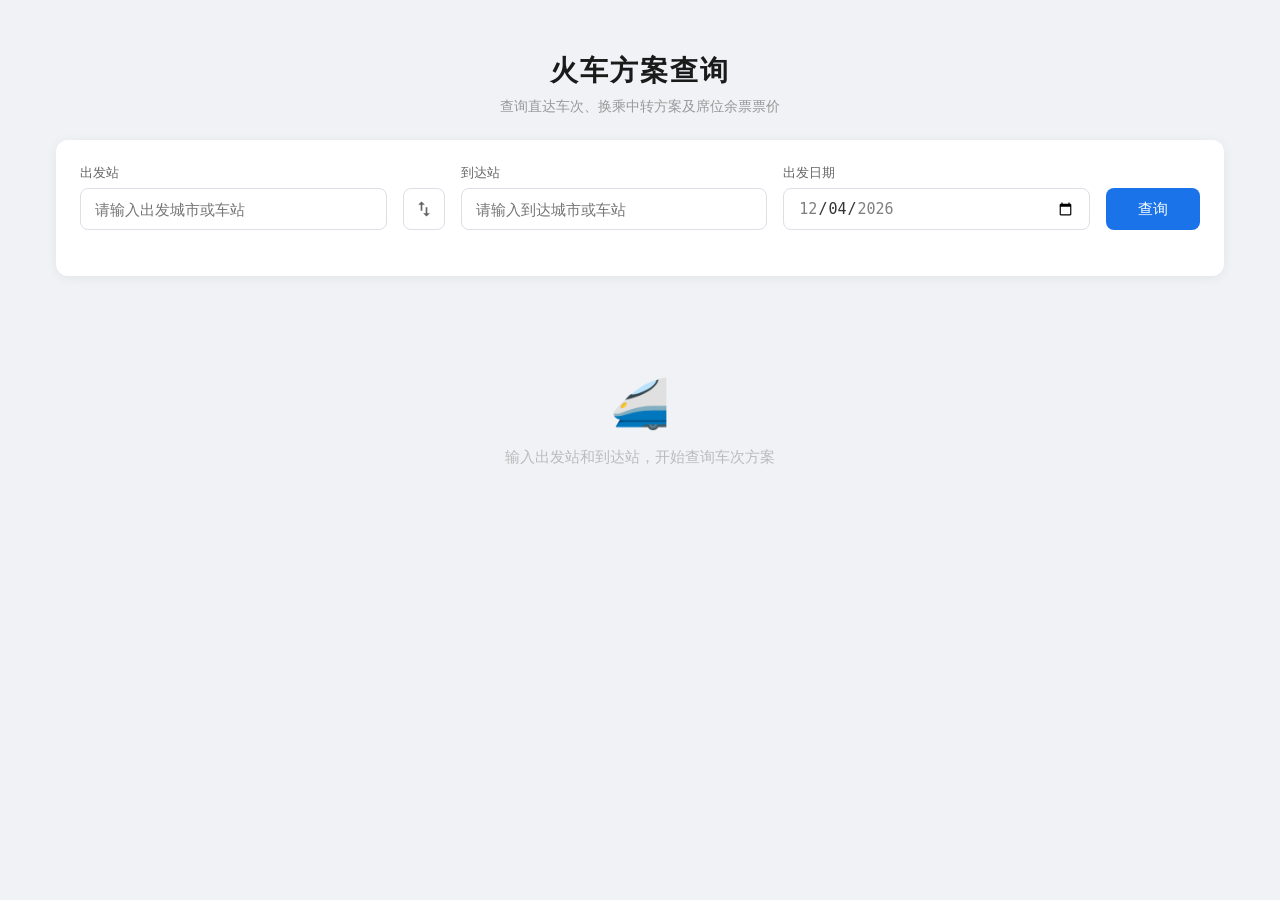
<file: index.html>
<!DOCTYPE html>
<html lang="zh-CN">
<head>
    <meta charset="UTF-8">
    <meta name="viewport" content="width=device-width, initial-scale=1.0">
    <title>火车方案查询</title>
    <style>
        * { margin: 0; padding: 0; box-sizing: border-box; }

        body {
            font-family: -apple-system, BlinkMacSystemFont, "Segoe UI", Roboto, "Helvetica Neue", Arial, "PingFang SC", "Microsoft YaHei", sans-serif;
            background: #f0f2f5;
            color: #333;
            min-height: 100vh;
        }

        .container {
            max-width: 1200px;
            margin: 0 auto;
            padding: 20px 16px;
        }

        /* 顶部标题 */
        .header {
            text-align: center;
            padding: 32px 0 24px;
        }

        .header h1 {
            font-size: 28px;
            font-weight: 700;
            color: #1a1a1a;
            letter-spacing: 2px;
        }

        .header p {
            font-size: 14px;
            color: #999;
            margin-top: 8px;
        }

        /* 查询表单 */
        .search-box {
            background: #fff;
            border-radius: 12px;
            padding: 24px;
            box-shadow: 0 2px 12px rgba(0, 0, 0, 0.06);
            margin-bottom: 20px;
        }

        .form-row {
            display: flex;
            gap: 16px;
            align-items: flex-end;
            flex-wrap: wrap;
        }

        .form-group {
            flex: 1;
            min-width: 180px;
            position: relative;
        }

        .form-group label {
            display: block;
            font-size: 13px;
            color: #666;
            margin-bottom: 6px;
            font-weight: 500;
        }

        .form-group input {
            width: 100%;
            height: 42px;
            border: 1px solid #dcdfe6;
            border-radius: 8px;
            padding: 0 14px;
            font-size: 15px;
            color: #333;
            transition: border-color 0.2s;
            outline: none;
        }

        .form-group input:focus {
            border-color: #1a73e8;
            box-shadow: 0 0 0 2px rgba(26, 115, 232, 0.1);
        }

        .form-group input.error {
            border-color: #e74c3c;
        }

        .form-group .error-msg {
            font-size: 12px;
            color: #e74c3c;
            margin-top: 4px;
            min-height: 18px;
        }

        /* 站点对换按钮 */
        .swap-btn {
            width: 42px;
            height: 42px;
            border: 1px solid #dcdfe6;
            border-radius: 8px;
            background: #fff;
            cursor: pointer;
            display: flex;
            align-items: center;
            justify-content: center;
            transition: all 0.2s;
            flex-shrink: 0;
            margin-bottom: 22px;
        }

        .swap-btn:hover {
            border-color: #1a73e8;
            background: #f0f7ff;
        }

        .swap-btn svg {
            width: 20px;
            height: 20px;
            fill: #666;
            transition: fill 0.2s;
        }

        .swap-btn:hover svg {
            fill: #1a73e8;
        }

        .btn-search {
            height: 42px;
            padding: 0 32px;
            background: #1a73e8;
            color: #fff;
            border: none;
            border-radius: 8px;
            font-size: 15px;
            font-weight: 500;
            cursor: pointer;
            transition: background 0.2s;
            white-space: nowrap;
            margin-bottom: 22px;
        }

        .btn-search:hover {
            background: #1557b0;
        }

        .btn-search:disabled {
            background: #a0c4f1;
            cursor: not-allowed;
        }

        /* 查询历史 */
        .history-section {
            margin-bottom: 20px;
        }

        .history-header {
            display: flex;
            align-items: center;
            justify-content: space-between;
            margin-bottom: 10px;
        }

        .history-header h3 {
            font-size: 14px;
            color: #666;
            font-weight: 500;
        }

        .btn-clear-history {
            font-size: 12px;
            color: #999;
            background: none;
            border: none;
            cursor: pointer;
            padding: 4px 8px;
            border-radius: 4px;
            transition: all 0.2s;
        }

        .btn-clear-history:hover {
            color: #e74c3c;
            background: #fff0f0;
        }

        .history-list {
            display: flex;
            gap: 10px;
            flex-wrap: wrap;
        }

        .history-tag {
            display: inline-flex;
            align-items: center;
            gap: 6px;
            padding: 8px 14px;
            background: #fff;
            border: 1px solid #e8e8e8;
            border-radius: 20px;
            font-size: 13px;
            color: #555;
            cursor: pointer;
            transition: all 0.2s;
            box-shadow: 0 1px 4px rgba(0, 0, 0, 0.04);
        }

        .history-tag:hover {
            border-color: #1a73e8;
            color: #1a73e8;
            background: #f0f7ff;
        }

        .history-tag .arrow {
            color: #bbb;
            font-size: 12px;
        }

        .history-tag .remove {
            font-size: 14px;
            color: #ccc;
            cursor: pointer;
            margin-left: 2px;
            line-height: 1;
        }

        .history-tag .remove:hover {
            color: #e74c3c;
        }

        /* 排序栏 */
        .sort-bar {
            display: none;
            align-items: center;
            gap: 10px;
            margin-bottom: 16px;
            flex-wrap: wrap;
        }

        .sort-bar.visible {
            display: flex;
        }

        .sort-bar .sort-label {
            font-size: 13px;
            color: #888;
            font-weight: 500;
        }

        .sort-btn {
            padding: 6px 16px;
            border: 1px solid #dcdfe6;
            border-radius: 16px;
            background: #fff;
            font-size: 13px;
            color: #555;
            cursor: pointer;
            transition: all 0.2s;
        }

        .sort-btn:hover {
            border-color: #1a73e8;
            color: #1a73e8;
        }

        .sort-btn.active {
            background: #1a73e8;
            border-color: #1a73e8;
            color: #fff;
        }

        .sort-btn.active.asc::after {
            content: " \2191";
        }

        .sort-btn.active.desc::after {
            content: " \2193";
        }

        /* 结果区域 */
        .result-area {
            min-height: 200px;
        }

        .placeholder {
            text-align: center;
            padding: 80px 20px;
            color: #bbb;
        }

        .placeholder .icon {
            font-size: 48px;
            margin-bottom: 16px;
        }

        .placeholder p {
            font-size: 15px;
        }

        .loading {
            text-align: center;
            padding: 60px 20px;
        }

        .loading .spinner {
            width: 36px;
            height: 36px;
            border: 3px solid #e8e8e8;
            border-top-color: #1a73e8;
            border-radius: 50%;
            animation: spin 0.8s linear infinite;
            margin: 0 auto 16px;
        }

        @keyframes spin {
            to { transform: rotate(360deg); }
        }

        .loading p {
            color: #888;
            font-size: 14px;
        }

        .error-msg-global {
            text-align: center;
            padding: 60px 20px;
            color: #e74c3c;
            font-size: 15px;
        }

        .no-result {
            text-align: center;
            padding: 60px 20px;
            color: #bbb;
            font-size: 15px;
        }

        /* 方案卡片 */
        .card-list {
            display: flex;
            flex-direction: column;
            gap: 16px;
        }

        .card {
            background: #fff;
            border-radius: 10px;
            box-shadow: 0 2px 10px rgba(0, 0, 0, 0.05);
            overflow: hidden;
            transition: box-shadow 0.2s;
            cursor: pointer;
        }

        .card:hover {
            box-shadow: 0 4px 16px rgba(0, 0, 0, 0.1);
        }

        .card-header {
            padding: 20px 24px;
            display: flex;
            align-items: center;
            justify-content: space-between;
            gap: 16px;
            flex-wrap: wrap;
        }

        .card-route {
            display: flex;
            align-items: center;
            gap: 12px;
            flex: 1;
            min-width: 260px;
        }

        .card-station {
            text-align: center;
        }

        .card-station .time {
            font-size: 24px;
            font-weight: 700;
            color: #1a1a1a;
        }

        .card-station .name {
            font-size: 13px;
            color: #888;
            margin-top: 2px;
        }

        .card-arrow {
            flex: 1;
            min-width: 80px;
            text-align: center;
            position: relative;
        }

        .card-arrow .duration {
            font-size: 14px;
            color: #1a73e8;
            font-weight: 600;
        }

        .card-arrow .line {
            height: 1px;
            background: #ddd;
            margin: 6px 0;
        }

        .card-arrow .train-codes {
            font-size: 12px;
            color: #999;
        }

        .card-meta {
            display: flex;
            gap: 10px;
            align-items: center;
            flex-wrap: wrap;
        }

        .card-meta .tag {
            padding: 4px 10px;
            border-radius: 4px;
            font-size: 12px;
            font-weight: 500;
        }

        .tag-direct {
            background: #e0f2f1;
            color: #00695c;
        }

        .tag-transfer {
            background: #e3f2fd;
            color: #1565c0;
        }

        .tag-same-station {
            background: #e8f5e9;
            color: #2e7d32;
        }

        .tag-diff-station {
            background: #fff3e0;
            color: #e65100;
        }

        .tag-wait {
            background: #f3e5f5;
            color: #7b1fa2;
        }

        .tag-ticket {
            background: #f5f5f5;
            color: #666;
        }

        .tag-ticket.has-ticket {
            background: #e8f5e9;
            color: #2e7d32;
        }

        .tag-ticket.no-ticket {
            background: #ffebee;
            color: #c62828;
        }

        .tag-price {
            background: #fff8e1;
            color: #f57f17;
            font-weight: 600;
        }

        .expand-icon {
            font-size: 18px;
            color: #bbb;
            transition: transform 0.3s;
            flex-shrink: 0;
        }

        .card.expanded .expand-icon {
            transform: rotate(180deg);
        }

        /* 卡片详情 */
        .card-detail {
            display: none;
            border-top: 1px solid #f0f0f0;
            padding: 20px 24px;
            background: #fafbfc;
        }

        .card.expanded .card-detail {
            display: block;
        }

        .detail-segment {
            margin-bottom: 20px;
        }

        .detail-segment:last-child {
            margin-bottom: 0;
        }

        .segment-header {
            display: flex;
            align-items: center;
            gap: 8px;
            margin-bottom: 12px;
        }

        .segment-badge {
            display: inline-flex;
            align-items: center;
            justify-content: center;
            width: 24px;
            height: 24px;
            border-radius: 50%;
            background: #1a73e8;
            color: #fff;
            font-size: 12px;
            font-weight: 600;
        }

        .segment-title {
            font-size: 15px;
            font-weight: 600;
            color: #333;
        }

        .segment-info {
            display: flex;
            align-items: center;
            gap: 20px;
            padding: 14px 18px;
            background: #fff;
            border-radius: 8px;
            border: 1px solid #eee;
            flex-wrap: wrap;
        }

        .segment-info .seg-station {
            text-align: center;
            min-width: 70px;
        }

        .segment-info .seg-station .seg-time {
            font-size: 18px;
            font-weight: 700;
            color: #1a1a1a;
        }

        .segment-info .seg-station .seg-name {
            font-size: 12px;
            color: #999;
            margin-top: 2px;
        }

        .segment-info .seg-arrow {
            flex: 1;
            min-width: 60px;
            text-align: center;
        }

        .segment-info .seg-arrow .seg-duration {
            font-size: 13px;
            color: #666;
        }

        .segment-info .seg-arrow .seg-line {
            height: 1px;
            background: #e0e0e0;
            margin: 4px 0;
        }

        .segment-info .seg-arrow .seg-train {
            font-size: 13px;
            color: #1a73e8;
            font-weight: 600;
        }

        /* 余票/票价表格 */
        .ticket-table {
            margin-top: 12px;
            width: 100%;
            border-collapse: collapse;
            font-size: 13px;
        }

        .ticket-table th {
            background: #f5f6f8;
            color: #666;
            font-weight: 500;
            padding: 8px 10px;
            text-align: center;
            border-bottom: 1px solid #eee;
        }

        .ticket-table td {
            padding: 8px 10px;
            text-align: center;
            border-bottom: 1px solid #f5f5f5;
            color: #555;
        }

        .ticket-table .ticket-has {
            color: #2e7d32;
            font-weight: 600;
        }

        .ticket-table .ticket-no {
            color: #c62828;
        }

        .ticket-table .ticket-none {
            color: #ccc;
        }

        .segment-extra {
            display: flex;
            gap: 16px;
            margin-top: 10px;
            flex-wrap: wrap;
        }

        .segment-extra .extra-item {
            font-size: 12px;
            color: #999;
        }

        .segment-extra .extra-item .check-icon {
            color: #2e7d32;
        }

        /* 票价查询按钮 */
        .btn-query-price {
            display: inline-block;
            padding: 6px 16px;
            margin-top: 10px;
            background: #fff;
            border: 1px solid #1a73e8;
            border-radius: 6px;
            color: #1a73e8;
            font-size: 13px;
            cursor: pointer;
            transition: all 0.2s;
        }

        .btn-query-price:hover {
            background: #1a73e8;
            color: #fff;
        }

        .btn-query-price:disabled {
            border-color: #ccc;
            color: #ccc;
            cursor: not-allowed;
            background: #f5f5f5;
        }

        .price-result {
            margin-top: 10px;
            font-size: 13px;
            color: #555;
        }

        .price-result .price-row {
            display: flex;
            gap: 12px;
            flex-wrap: wrap;
            padding: 8px 12px;
            background: #fff;
            border-radius: 6px;
            border: 1px solid #f0f0f0;
        }

        .price-result .price-item {
            color: #f57f17;
            font-weight: 500;
        }

        .price-result .price-item .price-label {
            color: #888;
            font-weight: 400;
        }

        /* 分页 */
        .pagination {
            display: none;
            justify-content: center;
            align-items: center;
            gap: 12px;
            margin-top: 24px;
            padding: 16px 0;
        }

        .pagination.visible {
            display: flex;
        }

        .page-btn {
            padding: 8px 20px;
            border: 1px solid #dcdfe6;
            border-radius: 6px;
            background: #fff;
            font-size: 14px;
            color: #555;
            cursor: pointer;
            transition: all 0.2s;
        }

        .page-btn:hover:not(:disabled) {
            border-color: #1a73e8;
            color: #1a73e8;
        }

        .page-btn:disabled {
            opacity: 0.4;
            cursor: not-allowed;
        }

        .page-info {
            font-size: 14px;
            color: #888;
        }

        .page-input {
            width: 50px;
            height: 32px;
            border: 1px solid #dcdfe6;
            border-radius: 6px;
            text-align: center;
            font-size: 14px;
            color: #333;
            outline: none;
        }

        .page-input:focus {
            border-color: #1a73e8;
        }

        .page-go {
            padding: 6px 14px;
            border: 1px solid #dcdfe6;
            border-radius: 6px;
            background: #fff;
            font-size: 13px;
            color: #555;
            cursor: pointer;
            transition: all 0.2s;
        }

        .page-go:hover {
            border-color: #1a73e8;
            color: #1a73e8;
        }

        /* Toast提示 */
        .toast {
            position: fixed;
            top: 50%;
            left: 50%;
            transform: translate(-50%, -50%);
            background: rgba(0, 0, 0, 0.75);
            color: #fff;
            padding: 14px 28px;
            border-radius: 8px;
            font-size: 14px;
            z-index: 9999;
            opacity: 0;
            transition: opacity 0.3s;
            pointer-events: none;
        }

        .toast.show {
            opacity: 1;
        }

        /* 分区标题 */
        .section-title {
            display: flex;
            align-items: center;
            gap: 8px;
            margin-bottom: 12px;
            font-size: 15px;
            font-weight: 600;
            color: #555;
        }

        .section-title .count {
            font-size: 12px;
            color: #999;
            font-weight: 400;
        }

        .section-divider {
            height: 1px;
            background: #e8e8e8;
            margin: 20px 0;
        }

        /* 响应式 */
        @media (max-width: 768px) {
            .header h1 {
                font-size: 22px;
            }

            .search-box {
                padding: 16px;
            }

            .form-row {
                flex-direction: column;
                gap: 12px;
            }

            .form-group {
                min-width: 100%;
            }

            .swap-btn {
                margin-bottom: 0;
                align-self: center;
                transform: rotate(90deg);
            }

            .btn-search {
                width: 100%;
                margin-bottom: 0;
            }

            .card-header {
                padding: 16px;
                flex-direction: column;
                align-items: flex-start;
            }

            .card-route {
                width: 100%;
            }

            .card-meta {
                width: 100%;
            }

            .card-station .time {
                font-size: 20px;
            }

            .card-detail {
                padding: 16px;
            }

            .segment-info {
                flex-direction: column;
                align-items: stretch;
                gap: 8px;
            }

            .segment-info .seg-station {
                display: flex;
                align-items: center;
                gap: 8px;
                min-width: auto;
            }

            .segment-info .seg-station .seg-time {
                font-size: 16px;
            }

            .segment-info .seg-arrow {
                min-width: auto;
                display: flex;
                align-items: center;
                gap: 8px;
            }

            .segment-info .seg-arrow .seg-line {
                flex: 1;
                margin: 0;
            }

            .sort-bar {
                justify-content: flex-start;
            }

            .pagination {
                flex-wrap: wrap;
            }
        }
    </style>
</head>
<body>
    <div class="container">
        <div class="header">
            <h1>火车方案查询</h1>
            <p>查询直达车次、换乘中转方案及席位余票票价</p>
        </div>

        <!-- 查询表单 -->
        <div class="search-box">
            <div class="form-row">
                <div class="form-group">
                    <label for="startStation">出发站</label>
                    <input type="text" id="startStation" placeholder="请输入出发城市或车站" autocomplete="off">
                    <div class="error-msg" id="startError"></div>
                </div>
                <button class="swap-btn" id="btnSwap" title="交换出发站和到达站">
                    <svg viewBox="0 0 24 24"><path d="M16 17.01V10h-2v7.01h-3L15 21l4-3.99h-3zM9 3L5 6.99h3V14h2V6.99h3L9 3z"/></svg>
                </button>
                <div class="form-group">
                    <label for="endStation">到达站</label>
                    <input type="text" id="endStation" placeholder="请输入到达城市或车站" autocomplete="off">
                    <div class="error-msg" id="endError"></div>
                </div>
                <div class="form-group">
                    <label for="departDate">出发日期</label>
                    <input type="date" id="departDate">
                    <div class="error-msg" id="dateError"></div>
                </div>
                <button class="btn-search" id="btnSearch">查询</button>
            </div>
        </div>

        <!-- 查询历史 -->
        <div class="history-section" id="historySection" style="display:none;">
            <div class="history-header">
                <h3>查询历史</h3>
                <button class="btn-clear-history" id="btnClearHistory">清空历史</button>
            </div>
            <div class="history-list" id="historyList"></div>
        </div>

        <!-- 排序栏 -->
        <div class="sort-bar" id="sortBar">
            <span class="sort-label">排序：</span>
            <button class="sort-btn active asc" data-sort="duration">总时长</button>
            <button class="sort-btn" data-sort="departTime">出发时间</button>
            <button class="sort-btn" data-sort="transfers">换乘次数</button>
            <button class="sort-btn" data-sort="price">票价</button>
        </div>

        <!-- 结果区域 -->
        <div class="result-area" id="resultArea">
            <div class="placeholder">
                <div class="icon">🚄</div>
                <p>输入出发站和到达站，开始查询车次方案</p>
            </div>
        </div>

        <!-- 分页 -->
        <div class="pagination" id="pagination">
            <button class="page-btn" id="btnPrev" disabled>上一页</button>
            <span class="page-info" id="pageInfo">第 1 页</span>
            <button class="page-btn" id="btnNext">下一页</button>
            <span class="page-info">跳至</span>
            <input type="number" class="page-input" id="pageInput" min="1" value="1">
            <button class="page-go" id="btnPageGo">GO</button>
        </div>
    </div>

    <div class="toast" id="toast"></div>

    <script>
        // ==========================================
        // 接口配置 - 请替换为自己的开发者ID和KEY
        // ==========================================
        const API_CONFIG = {
            // 中转方案查询
            transferUrl: 'https://cn.apihz.cn/api/12306/apihc.php',
            // 直达余票查询
            directUrl: 'https://cn.apihz.cn/api/12306/api.php',
            // 票价查询
            priceUrl: 'https://cn.apihz.cn/api/12306/api4.php',
            id: '10018701',
            key: 'c00e44cf2aa764f869b6d2d17f032301'
        };

        // ==========================================
        // 全局状态
        // ==========================================
        let currentPage = 1;
        let isLoading = false;
        let searchParams = null;

        // 直达车次数据（合并余票+票价）
        let directTrains = [];
        // 中转方案数据
        let transferData = [];
        // 合并后的统一数据（用于排序显示）
        let allSchemes = [];
        // 当前排序
        let currentSort = { field: 'duration', order: 'asc' };
        // 中转方案是否有下一页
        let hasNextPage = true;
        // 上一页中转数据指纹（用于检测API返回重复数据）
        let lastTransferFingerprint = '';

        // ==========================================
        // DOM元素
        // ==========================================
        const $ = id => document.getElementById(id);
        const startStation = $('startStation');
        const endStation = $('endStation');
        const departDate = $('departDate');
        const startError = $('startError');
        const endError = $('endError');
        const dateError = $('dateError');
        const btnSearch = $('btnSearch');
        const btnSwap = $('btnSwap');
        const resultArea = $('resultArea');
        const sortBar = $('sortBar');
        const pagination = $('pagination');
        const btnPrev = $('btnPrev');
        const btnNext = $('btnNext');
        const pageInfo = $('pageInfo');
        const pageInput = $('pageInput');
        const btnPageGo = $('btnPageGo');
        const historySection = $('historySection');
        const historyList = $('historyList');
        const btnClearHistory = $('btnClearHistory');
        const toastEl = $('toast');

        // ==========================================
        // 日期初始化
        // ==========================================
        function initDatePicker() {
            const today = new Date();
            const maxDate = new Date(today);
            maxDate.setDate(today.getDate() + 15);

            const formatDate = d => {
                const y = d.getFullYear();
                const m = String(d.getMonth() + 1).padStart(2, '0');
                const day = String(d.getDate()).padStart(2, '0');
                return `${y}-${m}-${day}`;
            };
            departDate.min = formatDate(today);
            departDate.max = formatDate(maxDate);
            departDate.value = formatDate(today);
        }

        // ==========================================
        // 参数校验
        // ==========================================
        function validate() {
            let valid = true;

            if (!startStation.value.trim()) {
                startError.textContent = '请输入出发站';
                startStation.classList.add('error');
                valid = false;
            } else {
                startError.textContent = '';
                startStation.classList.remove('error');
            }

            if (!endStation.value.trim()) {
                endError.textContent = '请输入到达站';
                endStation.classList.add('error');
                valid = false;
            } else {
                endError.textContent = '';
                endStation.classList.remove('error');
            }

            if (!departDate.value) {
                dateError.textContent = '请选择出发日期';
                departDate.classList.add('error');
                valid = false;
            } else {
                dateError.textContent = '';
                departDate.classList.remove('error');
            }

            return valid;
        }

        // ==========================================
        // 构建请求参数
        // ==========================================
        function buildParams(page) {
            const add = startStation.value.trim();
            const end = endStation.value.trim();
            const dateParts = departDate.value.split('-');
            return {
                id: API_CONFIG.id,
                key: API_CONFIG.key,
                add,
                end,
                y: dateParts[0],
                m: parseInt(dateParts[1]),
                d: parseInt(dateParts[2]),
                page: page || 1
            };
        }

        // ==========================================
        // 通用POST请求
        // ==========================================
        async function postApi(url, params) {
            const body = new URLSearchParams(params);
            const response = await fetch(url, {
                method: 'POST',
                headers: { 'Content-Type': 'application/x-www-form-urlencoded' },
                body: body.toString()
            });
            return response.json();
        }

        // ==========================================
        // 主查询流程
        // ==========================================
        async function doSearch(page = 1) {
            if (!validate()) return;
            if (isLoading) return;

            const add = startStation.value.trim();
            const end = endStation.value.trim();
            const dateParts = departDate.value.split('-');

            searchParams = { add, end, y: dateParts[0], m: parseInt(dateParts[1]), d: parseInt(dateParts[2]) };
            currentPage = page;

            // 新查询时重置指纹
            if (page === 1) lastTransferFingerprint = '';

            setLoading(true);
            hideSortAndPagination();

            try {
                // 并行请求：直达余票 + 直达票价 + 中转方案
                const params = buildParams(page);

                const [directTicketRes, directPriceRes, transferRes] = await Promise.all([
                    postApi(API_CONFIG.directUrl, params).catch(() => null),
                    postApi(API_CONFIG.priceUrl, params).catch(() => null),
                    postApi(API_CONFIG.transferUrl, params).catch(() => null)
                ]);

                // 处理直达车次（合并余票+票价）
                directTrains = mergeDirectData(directTicketRes, directPriceRes);

                // 处理中转方案
                transferData = [];
                if (transferRes && transferRes.code === 200 && transferRes.datas && transferRes.datas.length > 0) {
                    transferData = transferRes.datas;
                }

                // 生成当前页数据指纹（首条+末条方案的关键字段拼接）
                const currentFingerprint = transferData.length > 0
                    ? transferData[0].addorder + transferData[0].zzcode + (transferData[transferData.length - 1].addorder || '') + transferData.length
                    : '';

                // 处理错误（仅当所有接口都失败时报错）
                const hasAnyError = (!directTicketRes || directTicketRes.code === 400) &&
                                    (!directPriceRes || directPriceRes.code === 400) &&
                                    (!transferRes || transferRes.code === 400);

                if (hasAnyError) {
                    const errMsg = (transferRes && transferRes.msg) || (directTicketRes && directTicketRes.msg) || '请求失败';
                    showError(errMsg);
                    return;
                }

                // 翻页后中转数据为空 => 已到最后一页，回退页码
                if (page > 1 && transferData.length === 0) {
                    currentPage = page - 1;
                    hasNextPage = false;
                    // 重新渲染上一页的结果（directTrains 已更新，transferData 为空不影响仅直达展示）
                    buildAllSchemes();
                    if (allSchemes.length > 0) {
                        applySortAndRender();
                        sortBar.classList.add('visible');
                    } else {
                        showNoResult();
                    }
                    updatePagination();
                    pagination.classList.add('visible');
                    showToast('已是最后一页');
                    setLoading(false);
                    return;
                }

                // 翻页后数据与上一页相同 => API未实际分页，回退页码
                if (page > 1 && currentFingerprint === lastTransferFingerprint) {
                    currentPage = page - 1;
                    hasNextPage = false;
                    // 数据相同，重新渲染保持当前展示
                    buildAllSchemes();
                    if (allSchemes.length > 0) {
                        applySortAndRender();
                        sortBar.classList.add('visible');
                    }
                    updatePagination();
                    pagination.classList.add('visible');
                    showToast('已是最后一页');
                    setLoading(false);
                    return;
                }

                // 记录当前页指纹
                lastTransferFingerprint = currentFingerprint;

                // 判断是否有下一页：返回满5条则可能还有更多，否则已到末页
                hasNextPage = transferData.length >= 5;

                // 合并所有方案
                buildAllSchemes();
                addHistory(searchParams.add, searchParams.end);

                if (allSchemes.length === 0) {
                    showNoResult();
                    return;
                }

                applySortAndRender();
                sortBar.classList.add('visible');
                // 仅当存在中转方案时展示分页（直达车次不翻页）
                if (transferData.length > 0) {
                    updatePagination();
                    pagination.classList.add('visible');
                }

            } catch (err) {
                showError('网络异常，请检查网络后重试');
            } finally {
                setLoading(false);
            }
        }

        // ==========================================
        // 合并直达余票+票价数据
        // ==========================================
        function mergeDirectData(ticketRes, priceRes) {
            const ticketMap = {};
            if (ticketRes && ticketRes.code === 200 && ticketRes.datas) {
                ticketRes.datas.forEach(t => {
                    // train_order in api.php is the number like "76000G32860A"
                    // train_number in api.php is like "G3286"
                    ticketMap[t.train_number] = t;
                });
            }

            const priceMap = {};
            if (priceRes && priceRes.code === 200 && priceRes.datas) {
                priceRes.datas.forEach(p => {
                    // train_order in api4.php is like "G3286"
                    priceMap[p.train_order] = p;
                });
            }

            // 合并：以余票数据为主，补充票价
            const merged = [];
            const allTrainCodes = new Set([...Object.keys(ticketMap), ...Object.keys(priceMap)]);

            allTrainCodes.forEach(code => {
                const ticket = ticketMap[code];
                const price = priceMap[code];

                if (ticket && price) {
                    merged.push({
                        trainCode: ticket.train_number,
                        trainOrder: ticket.train_order,
                        departName: ticket.depart_name,
                        departTime: ticket.depart_time,
                        arriveName: ticket.arrive_name,
                        arriveTime: ticket.arrive_time,
                        duration: ticket.duration,
                        durationMin: parseDurationToMin(ticket.duration),
                        seats: ticket.seats || [],
                        price: {
                            edz: price.edz,
                            ydz: price.ydz,
                            tdz: price.tdz,
                            yz: price.yz,
                            yw: price.yw,
                            rw: price.rw
                        },
                        trainType: price.train_type || '',
                        dayDiff: price.day_difference || '0'
                    });
                } else if (ticket) {
                    merged.push({
                        trainCode: ticket.train_number,
                        trainOrder: ticket.train_order,
                        departName: ticket.depart_name,
                        departTime: ticket.depart_time,
                        arriveName: ticket.arrive_name,
                        arriveTime: ticket.arrive_time,
                        duration: ticket.duration,
                        durationMin: parseDurationToMin(ticket.duration),
                        seats: ticket.seats || [],
                        price: null,
                        trainType: '',
                        dayDiff: '0'
                    });
                } else if (price) {
                    merged.push({
                        trainCode: price.train_order,
                        trainOrder: price.train_number,
                        departName: price.depart_name,
                        departTime: price.depart_time,
                        arriveName: price.arrive_name,
                        arriveTime: price.arrive_time,
                        duration: price.alltime,
                        durationMin: parseDurationToMin(price.alltime),
                        seats: [],
                        price: {
                            edz: price.edz,
                            ydz: price.ydz,
                            tdz: price.tdz,
                            yz: price.yz,
                            yw: price.yw,
                            rw: price.rw
                        },
                        trainType: price.train_type || '',
                        dayDiff: price.day_difference || '0'
                    });
                }
            });

            return merged;
        }

        // 解析时长字符串为分钟数
        function parseDurationToMin(str) {
            if (!str) return 0;
            const parts = str.split(':');
            if (parts.length === 2) {
                return parseInt(parts[0]) * 60 + parseInt(parts[1]);
            }
            return 0;
        }

        // 解析出发时间 "HH:MM" 为分钟数，用于排序
        function parseTimeToMin(str) {
            if (!str) return 0;
            const parts = str.split(':');
            if (parts.length === 2) {
                return parseInt(parts[0]) * 60 + parseInt(parts[1]);
            }
            return 0;
        }

        // 获取直达车次最低票价
        function getDirectMinPrice(train) {
            if (!train.price) return null;
            const prices = [
                parseFloat(train.price.edz),
                parseFloat(train.price.ydz),
                parseFloat(train.price.tdz),
                parseFloat(train.price.yz),
                parseFloat(train.price.yw),
                parseFloat(train.price.rw)
            ].filter(p => p > 0);
            return prices.length > 0 ? Math.min(...prices) : null;
        }

        // 获取中转方案最低票价（已加载的）
        function getTransferMinPrice(scheme) {
            if (!scheme._prices) return null;
            let total = 0;
            for (const segPrice of scheme._prices) {
                if (!segPrice) return null;
                const prices = [
                    parseFloat(segPrice.edz),
                    parseFloat(segPrice.ydz),
                    parseFloat(segPrice.tdz),
                    parseFloat(segPrice.yz),
                    parseFloat(segPrice.yw),
                    parseFloat(segPrice.rw)
                ].filter(p => p > 0);
                if (prices.length === 0) return null;
                total += Math.min(...prices);
            }
            return total > 0 ? total : null;
        }

        // ==========================================
        // 构建统一方案列表
        // ==========================================
        function buildAllSchemes() {
            allSchemes = [];

            // 直达车次
            directTrains.forEach(train => {
                allSchemes.push({
                    type: 'direct',
                    trainCode: train.trainCode,
                    durationMin: train.durationMin,
                    departTimeMin: parseTimeToMin(train.departTime),
                    transfers: 0,
                    minPrice: getDirectMinPrice(train),
                    _data: train
                });
            });

            // 中转方案
            transferData.forEach(scheme => {
                allSchemes.push({
                    type: 'transfer',
                    trainCode: scheme.list.map(l => l.code).join('→'),
                    durationMin: scheme.lishi2 || 0,
                    departTimeMin: parseTimeToMin(scheme.addtime),
                    transfers: (scheme.count || 2) - 1,
                    minPrice: getTransferMinPrice(scheme),
                    _data: scheme
                });
            });
        }

        // ==========================================
        // 排序
        // ==========================================
        function applySortAndRender() {
            allSchemes.sort((a, b) => {
                let valA, valB;

                switch (currentSort.field) {
                    case 'duration':
                        valA = a.durationMin;
                        valB = b.durationMin;
                        break;
                    case 'transfers':
                        valA = a.transfers;
                        valB = b.transfers;
                        break;
                    case 'departTime':
                        valA = a.departTimeMin;
                        valB = b.departTimeMin;
                        break;
                    case 'price':
                        valA = a.minPrice || Infinity;
                        valB = b.minPrice || Infinity;
                        break;
                    default:
                        return 0;
                }

                return currentSort.order === 'asc' ? valA - valB : valB - valA;
            });

            renderAllSchemes();
        }

        // ==========================================
        // 渲染所有方案
        // ==========================================
        function renderAllSchemes() {
            let html = '<div class="card-list">';

            allSchemes.forEach((scheme, idx) => {
                if (scheme.type === 'direct') {
                    html += renderDirectCard(scheme._data, idx);
                } else {
                    html += renderTransferCard(scheme._data, idx);
                }
            });

            html += '</div>';
            resultArea.innerHTML = html;
        }

        // 渲染直达车次卡片
        function renderDirectCard(train, idx) {
            const minPrice = getDirectMinPrice(train);
            const priceTag = minPrice ? `<span class="tag tag-price">&yen;${minPrice}</span>` : '';

            // 余票概览
            let ticketTag = '';
            if (train.seats.length > 0) {
                const edzSeat = train.seats.find(s => s.type.includes('二等座'));
                const yzSeat = train.seats.find(s => s.type === '硬座');
                const ywSeat = train.seats.find(s => s.type.includes('硬卧'));
                const rwSeat = train.seats.find(s => s.type.includes('软卧'));

                const target = edzSeat || yzSeat || ywSeat || rwSeat;
                if (target) {
                    const stockText = target.stock === -1 ? '有票' : target.stock === 0 ? '无票' : target.stock + '张';
                    const stockClass = target.stock === 0 ? 'no-ticket' : 'has-ticket';
                    const seatName = target.type.replace(/\(.*\)/, '');
                    ticketTag = `<span class="tag tag-ticket ${stockClass}">${seatName} ${stockText}</span>`;
                }
            }

            return `
            <div class="card" data-idx="${idx}" onclick="toggleCard(this)">
                <div class="card-header">
                    <div class="card-route">
                        <div class="card-station">
                            <div class="time">${train.departTime}</div>
                            <div class="name">${train.departName}</div>
                        </div>
                        <div class="card-arrow">
                            <div class="duration">${train.duration}</div>
                            <div class="line"></div>
                            <div class="train-codes">${train.trainCode}</div>
                        </div>
                        <div class="card-station">
                            <div class="time">${train.arriveTime}</div>
                            <div class="name">${train.arriveName}</div>
                        </div>
                    </div>
                    <div class="card-meta">
                        <span class="tag tag-direct">直达</span>
                        ${ticketTag}
                        ${priceTag}
                    </div>
                    <span class="expand-icon">▼</span>
                </div>
                <div class="card-detail" onclick="event.stopPropagation()">
                    ${renderDirectDetail(train)}
                </div>
            </div>`;
        }

        // 渲染直达详情
        function renderDirectDetail(train) {
            let html = `
            <div class="detail-segment">
                <div class="segment-header">
                    <span class="segment-badge">1</span>
                    <span class="segment-title">${train.trainCode}${train.trainType ? ' · ' + train.trainType : ''}</span>
                </div>
                <div class="segment-info">
                    <div class="seg-station">
                        <div class="seg-time">${train.departTime}</div>
                        <div class="seg-name">${train.departName}</div>
                    </div>
                    <div class="seg-arrow">
                        <div class="seg-train">${train.trainCode}</div>
                        <div class="seg-line"></div>
                        <div class="seg-duration">${train.duration}${train.dayDiff !== '0' ? ' (次日到达)' : ''}</div>
                    </div>
                    <div class="seg-station">
                        <div class="seg-time">${train.arriveTime}</div>
                        <div class="seg-name">${train.arriveName}</div>
                    </div>
                </div>`;

            // 余票表格
            if (train.seats.length > 0) {
                const validSeats = train.seats.filter(s => s.stock !== 0 || s.type.includes('二等座') || s.type.includes('硬座'));
                if (validSeats.length > 0) {
                    html += `<table class="ticket-table">
                        <thead><tr>${validSeats.map(s => `<th>${s.type.replace(/\(.*\)/, '')}</th>`).join('')}</tr></thead>
                        <tbody><tr>${validSeats.map(s => {
                            let cls = '';
                            let text = '';
                            if (s.stock === -1) { cls = 'ticket-has'; text = '有票'; }
                            else if (s.stock === 0) { cls = 'ticket-no'; text = '无票'; }
                            else { cls = 'ticket-has'; text = s.stock + '张'; }
                            return `<td class="${cls}">${text}</td>`;
                        }).join('')}</tr></tbody>
                    </table>`;
                }
            }

            // 票价信息
            if (train.price) {
                const priceItems = [];
                if (parseFloat(train.price.tdz) > 0) priceItems.push({ name: '商务座/特等座', val: train.price.tdz });
                if (parseFloat(train.price.ydz) > 0) priceItems.push({ name: '一等座', val: train.price.ydz });
                if (parseFloat(train.price.edz) > 0) priceItems.push({ name: '二等座', val: train.price.edz });
                if (parseFloat(train.price.rw) > 0) priceItems.push({ name: '软卧', val: train.price.rw });
                if (parseFloat(train.price.yw) > 0) priceItems.push({ name: '硬卧', val: train.price.yw });
                if (parseFloat(train.price.yz) > 0) priceItems.push({ name: '硬座', val: train.price.yz });

                if (priceItems.length > 0) {
                    html += `<div class="price-result">
                        <div class="price-row">
                            ${priceItems.map(p => `<span class="price-item"><span class="price-label">${p.name}：</span>&yen;${p.val}</span>`).join('')}
                        </div>
                    </div>`;
                }
            } else {
                html += `<div class="price-result"><span style="color:#999;">票价信息加载失败</span></div>`;
            }

            html += '</div>';
            return html;
        }

        // 直达座位概览
        function getDirectSeatSummary(train) {
            if (!train.seats || train.seats.length === 0) return '';
            const edz = train.seats.find(s => s.type.includes('二等座'));
            if (edz) {
                const text = edz.stock === -1 ? '有票' : edz.stock === 0 ? '无票' : edz.stock + '张';
                return text;
            }
            return '';
        }

        // 渲染中转方案卡片
        function renderTransferCard(scheme, idx) {
            const trainCodes = scheme.list.map(l => l.code).join(' → ');
            const isSameStation = scheme.hcst === '0';
            const ticketSummary = getTransferTicketSummary(scheme.list);
            const priceTag = scheme._priceLoaded && scheme._totalPrice
                ? `<span class="tag tag-price">&yen;${scheme._totalPrice.toFixed(2)}</span>`
                : '';

            return `
            <div class="card" data-idx="${idx}" onclick="toggleCard(this)">
                <div class="card-header">
                    <div class="card-route">
                        <div class="card-station">
                            <div class="time">${scheme.addtime}</div>
                            <div class="name">${scheme.addname}</div>
                        </div>
                        <div class="card-arrow">
                            <div class="duration">${scheme.lishi}</div>
                            <div class="line"></div>
                            <div class="train-codes">${trainCodes}</div>
                        </div>
                        <div class="card-station">
                            <div class="time">${scheme.endtime}</div>
                            <div class="name">${scheme.endname}</div>
                        </div>
                    </div>
                    <div class="card-meta">
                        <span class="tag tag-transfer">中转</span>
                        <span class="tag ${isSameStation ? 'tag-same-station' : 'tag-diff-station'}">${isSameStation ? '同站换乘' : '异站换乘'}</span>
                        <span class="tag tag-wait">${scheme.zzname} 等候${scheme.zzwait}</span>
                        ${ticketSummary}
                        ${priceTag}
                    </div>
                    <span class="expand-icon">▼</span>
                </div>
                <div class="card-detail" onclick="event.stopPropagation()">
                    ${renderTransferDetail(scheme, idx)}
                </div>
            </div>`;
        }

        // 渲染中转详情
        function renderTransferDetail(scheme, idx) {
            let html = '';

            scheme.list.forEach((seg, i) => {
                const seats = [
                    { name: '商务座', val: seg.swz },
                    { name: '一等座', val: seg.ydz },
                    { name: '二等座', val: seg.edz },
                    { name: '特等座', val: seg.tdz },
                    { name: '软卧', val: seg.rw },
                    { name: '硬卧', val: seg.yw },
                    { name: '软座', val: seg.rz },
                    { name: '硬座', val: seg.yz },
                    { name: '无座', val: seg.wz },
                    { name: '商务软座', val: seg.srrb },
                    { name: '优等座', val: seg.yb },
                    { name: '其他', val: seg.qt }
                ].filter(s => s.val && s.val !== '--');

                const dayText = (seg.day && seg.day !== '0') ? `(次日到达)` : '';

                html += `
                <div class="detail-segment">
                    <div class="segment-header">
                        <span class="segment-badge">${i + 1}</span>
                        <span class="segment-title">第${i + 1}段 · ${seg.code}</span>
                    </div>
                    <div class="segment-info">
                        <div class="seg-station">
                            <div class="seg-time">${seg.addtime}</div>
                            <div class="seg-name">${seg.addname}</div>
                        </div>
                        <div class="seg-arrow">
                            <div class="seg-train">${seg.code}</div>
                            <div class="seg-line"></div>
                            <div class="seg-duration">${seg.lishi} ${dayText}</div>
                        </div>
                        <div class="seg-station">
                            <div class="seg-time">${seg.endtime}</div>
                            <div class="seg-name">${seg.endname}</div>
                        </div>
                    </div>`;

                if (seats.length > 0) {
                    html += `<table class="ticket-table">
                        <thead><tr>${seats.map(s => `<th>${s.name}</th>`).join('')}</tr></thead>
                        <tbody><tr>${seats.map(s => {
                            let cls = '';
                            if (s.val === '无' || s.val === '0') cls = 'ticket-no';
                            else if (s.val === '有') cls = 'ticket-has';
                            else if (/^\d+$/.test(s.val)) cls = 'ticket-has';
                            return `<td class="${cls}">${s.val === '有' ? '有票' : (s.val === '无' || s.val === '0') ? '无票' : s.val}</td>`;
                        }).join('')}</tr></tbody>
                    </table>`;
                }

                const extras = [];
                if (seg.scard === '1') extras.push('<span class="extra-item"><span class="check-icon">✓</span> 支持身份证检票</span>');
                if (extras.length) {
                    html += `<div class="segment-extra">${extras.join('')}</div>`;
                }

                html += '</div>';
            });

            // 中转方案票价查询
            const priceId = `transfer-price-${idx}`;
            html += `<div id="${priceId}">`;

            if (scheme._priceLoaded && scheme._prices) {
                html += renderTransferPriceResult(scheme);
            } else {
                html += `<button class="btn-query-price" onclick="event.stopPropagation(); queryTransferPrice(${idx})">查询票价</button>`;
            }

            html += '</div>';

            return html;
        }

        // 查询中转方案票价
        async function queryTransferPrice(idx) {
            const scheme = allSchemes[idx]._data;
            const priceDiv = $(`transfer-price-${idx}`);
            if (!priceDiv) return;

            const btn = priceDiv.querySelector('.btn-query-price');
            if (btn) {
                btn.disabled = true;
                btn.textContent = '查询中...';
            }

            const params = buildParams();
            const prices = [];
            let allSuccess = true;

            try {
                // 为每段行程查询票价
                const promises = scheme.list.map(seg => {
                    const segParams = {
                        ...params,
                        add: seg.addname,
                        end: seg.endname
                    };
                    return postApi(API_CONFIG.priceUrl, segParams).catch(() => null);
                });

                const results = await Promise.all(promises);

                results.forEach((res, i) => {
                    if (res && res.code === 200 && res.datas) {
                        // 找到匹配的车次
                        const match = res.datas.find(d => d.train_order === scheme.list[i].code);
                        if (match) {
                            prices.push({
                                edz: match.edz,
                                ydz: match.ydz,
                                tdz: match.tdz,
                                yz: match.yz,
                                yw: match.yw,
                                rw: match.rw
                            });
                        } else {
                            prices.push(null);
                            allSuccess = false;
                        }
                    } else {
                        prices.push(null);
                        allSuccess = false;
                    }
                });

                scheme._prices = prices;
                scheme._priceLoaded = true;

                // 计算总价
                let totalPrice = 0;
                let canCalc = true;
                for (const p of prices) {
                    if (!p) { canCalc = false; break; }
                    const minP = [parseFloat(p.edz), parseFloat(p.ydz), parseFloat(p.tdz), parseFloat(p.yz), parseFloat(p.yw), parseFloat(p.rw)].filter(v => v > 0);
                    if (minP.length === 0) { canCalc = false; break; }
                    totalPrice += Math.min(...minP);
                }
                scheme._totalPrice = canCalc ? totalPrice : null;

                // 更新统一数据中的最低票价
                allSchemes[idx].minPrice = scheme._totalPrice;

                // 重新渲染该卡片的票价区域
                priceDiv.innerHTML = renderTransferPriceResult(scheme);

            } catch (err) {
                priceDiv.innerHTML = `<div class="price-result"><span style="color:#e74c3c;">票价查询失败，请重试</span>
                    <button class="btn-query-price" onclick="event.stopPropagation(); queryTransferPrice(${idx})" style="margin-left:10px;">重试</button></div>`;
            }
        }

        // 渲染中转票价结果
        function renderTransferPriceResult(scheme) {
            if (!scheme._prices || scheme._prices.length === 0) {
                return '<div class="price-result"><span style="color:#999;">暂无票价数据</span></div>';
            }

            let html = '<div class="price-result">';

            scheme._prices.forEach((p, i) => {
                if (!p) {
                    html += `<div class="price-row" style="margin-bottom:6px;"><span style="color:#999;">第${i + 1}段 (${scheme.list[i].code})：票价查询失败</span></div>`;
                    return;
                }
                const items = [];
                if (parseFloat(p.tdz) > 0) items.push(`商务座 ¥${p.tdz}`);
                if (parseFloat(p.ydz) > 0) items.push(`一等座 ¥${p.ydz}`);
                if (parseFloat(p.edz) > 0) items.push(`二等座 ¥${p.edz}`);
                if (parseFloat(p.rw) > 0) items.push(`软卧 ¥${p.rw}`);
                if (parseFloat(p.yw) > 0) items.push(`硬卧 ¥${p.yw}`);
                if (parseFloat(p.yz) > 0) items.push(`硬座 ¥${p.yz}`);

                html += `<div class="price-row" style="margin-bottom:6px;">
                    <span style="color:#1a73e8;font-weight:600;">第${i + 1}段 ${scheme.list[i].code}：</span>
                    ${items.map(item => {
                        const parts = item.split(' ');
                        return `<span class="price-item"><span class="price-label">${parts[0]}：</span>${parts[1]}</span>`;
                    }).join('')}
                </div>`;
            });

            if (scheme._totalPrice) {
                html += `<div class="price-row" style="background:#fff8e1;border-color:#ffe082;">
                    <span style="color:#f57f17;font-weight:600;">合计最低票价：¥${scheme._totalPrice.toFixed(2)}</span>
                </div>`;
            }

            html += '</div>';
            return html;
        }

        function getTransferTicketSummary(list) {
            const edz = list[0].edz;
            const yz = list[0].yz;
            const rw = list[0].rw;
            const yw = list[0].yw;

            let seatName = '';
            let status = '';
            let cssClass = '';

            if (edz && edz !== '--') {
                seatName = '二等座';
                status = edz;
            } else if (yz && yz !== '--') {
                seatName = '硬座';
                status = yz;
            } else if (yw && yw !== '--') {
                seatName = '硬卧';
                status = yw;
            } else if (rw && rw !== '--') {
                seatName = '软卧';
                status = rw;
            }

            if (!seatName) return '';

            if (status === '无' || status === '0') {
                cssClass = 'no-ticket';
            } else {
                cssClass = 'has-ticket';
            }

            return `<span class="tag tag-ticket ${cssClass}">${seatName} ${status === '有' ? '有票' : (status === '无' || status === '0') ? '无票' : status + '张'}</span>`;
        }

        function toggleCard(el) {
            el.classList.toggle('expanded');
        }

        // ==========================================
        // 排序按钮事件
        // ==========================================
        document.querySelectorAll('.sort-btn').forEach(btn => {
            btn.addEventListener('click', function () {
                const field = this.dataset.sort;

                if (currentSort.field === field) {
                    currentSort.order = currentSort.order === 'asc' ? 'desc' : 'asc';
                } else {
                    currentSort.field = field;
                    currentSort.order = 'asc';
                }

                document.querySelectorAll('.sort-btn').forEach(b => {
                    b.classList.remove('active', 'asc', 'desc');
                });
                this.classList.add('active', currentSort.order);

                applySortAndRender();
            });
        });

        // ==========================================
        // 分页
        // ==========================================
        function updatePagination() {
            btnPrev.disabled = currentPage <= 1;
            btnNext.disabled = !hasNextPage;
            pageInfo.textContent = `第 ${currentPage} 页`;
            pageInput.value = currentPage;
            pageInput.max = hasNextPage ? currentPage + 1 : currentPage;
        }

        btnPrev.addEventListener('click', () => {
            if (currentPage > 1) doSearch(currentPage - 1);
        });

        btnNext.addEventListener('click', () => {
            if (hasNextPage) doSearch(currentPage + 1);
        });

        btnPageGo.addEventListener('click', () => {
            const targetPage = parseInt(pageInput.value);
            if (isNaN(targetPage) || targetPage < 1) {
                showToast('请输入有效页码');
                return;
            }
            if (targetPage === currentPage) return;
            if (targetPage > currentPage + 1 && !hasNextPage) {
                showToast('已超出最大页码');
                return;
            }
            doSearch(targetPage);
        });

        pageInput.addEventListener('keypress', (e) => {
            if (e.key === 'Enter') btnPageGo.click();
        });

        // ==========================================
        // 站点对换
        // ==========================================
        btnSwap.addEventListener('click', () => {
            const temp = startStation.value;
            startStation.value = endStation.value;
            endStation.value = temp;
            // 清除错误提示
            startError.textContent = '';
            endError.textContent = '';
            startStation.classList.remove('error');
            endStation.classList.remove('error');
        });

        // ==========================================
        // 查询历史 (localStorage)
        // ==========================================
        const HISTORY_KEY = 'train_transfer_history';
        const MAX_HISTORY = 8;

        function getHistory() {
            try {
                return JSON.parse(localStorage.getItem(HISTORY_KEY)) || [];
            } catch {
                return [];
            }
        }

        function addHistory(start, end) {
            let history = getHistory();
            history = history.filter(h => !(h.start === start && h.end === end));
            history.unshift({ start, end, time: Date.now() });
            if (history.length > MAX_HISTORY) history = history.slice(0, MAX_HISTORY);
            localStorage.setItem(HISTORY_KEY, JSON.stringify(history));
            renderHistory();
        }

        function removeHistory(index) {
            let history = getHistory();
            history.splice(index, 1);
            localStorage.setItem(HISTORY_KEY, JSON.stringify(history));
            renderHistory();
        }

        function clearHistory() {
            localStorage.removeItem(HISTORY_KEY);
            renderHistory();
        }

        function renderHistory() {
            const history = getHistory();
            if (history.length === 0) {
                historySection.style.display = 'none';
                return;
            }

            historySection.style.display = 'block';
            historyList.innerHTML = history.map((h, i) => `
                <span class="history-tag" data-index="${i}">
                    <span class="history-content">${h.start} <span class="arrow">→</span> ${h.end}</span>
                    <span class="remove" onclick="event.stopPropagation(); removeHistory(${i})" title="删除">×</span>
                </span>
            `).join('');

            historyList.querySelectorAll('.history-tag').forEach(tag => {
                tag.addEventListener('click', function (e) {
                    if (e.target.classList.contains('remove')) return;
                    const idx = parseInt(this.dataset.index);
                    const item = history[idx];
                    startStation.value = item.start;
                    endStation.value = item.end;
                    doSearch(1);
                });
            });
        }

        btnClearHistory.addEventListener('click', clearHistory);

        // ==========================================
        // UI状态管理
        // ==========================================
        function setLoading(loading) {
            isLoading = loading;
            btnSearch.disabled = loading;
            btnSearch.textContent = loading ? '查询中...' : '查询';

            if (loading) {
                resultArea.innerHTML = `
                    <div class="loading">
                        <div class="spinner"></div>
                        <p>正在查询直达车次和中转方案...</p>
                    </div>`;
            }
        }

        function showError(msg) {
            resultArea.innerHTML = `<div class="error-msg-global">${msg}</div>`;
        }

        function showNoResult() {
            resultArea.innerHTML = `<div class="no-result">暂无符合条件的车次方案</div>`;
        }

        function hideSortAndPagination() {
            sortBar.classList.remove('visible');
            pagination.classList.remove('visible');
        }

        function showToast(msg) {
            toastEl.textContent = msg;
            toastEl.classList.add('show');
            setTimeout(() => toastEl.classList.remove('show'), 2000);
        }

        // ==========================================
        // 事件绑定
        // ==========================================
        btnSearch.addEventListener('click', () => doSearch(1));

        [startStation, endStation].forEach(input => {
            input.addEventListener('keypress', e => {
                if (e.key === 'Enter') doSearch(1);
            });
        });

        startStation.addEventListener('input', () => {
            startError.textContent = '';
            startStation.classList.remove('error');
        });

        endStation.addEventListener('input', () => {
            endError.textContent = '';
            endStation.classList.remove('error');
        });

        // ==========================================
        // 初始化
        // ==========================================
        initDatePicker();
        renderHistory();
    </script>
</body>
</html>
</file>
